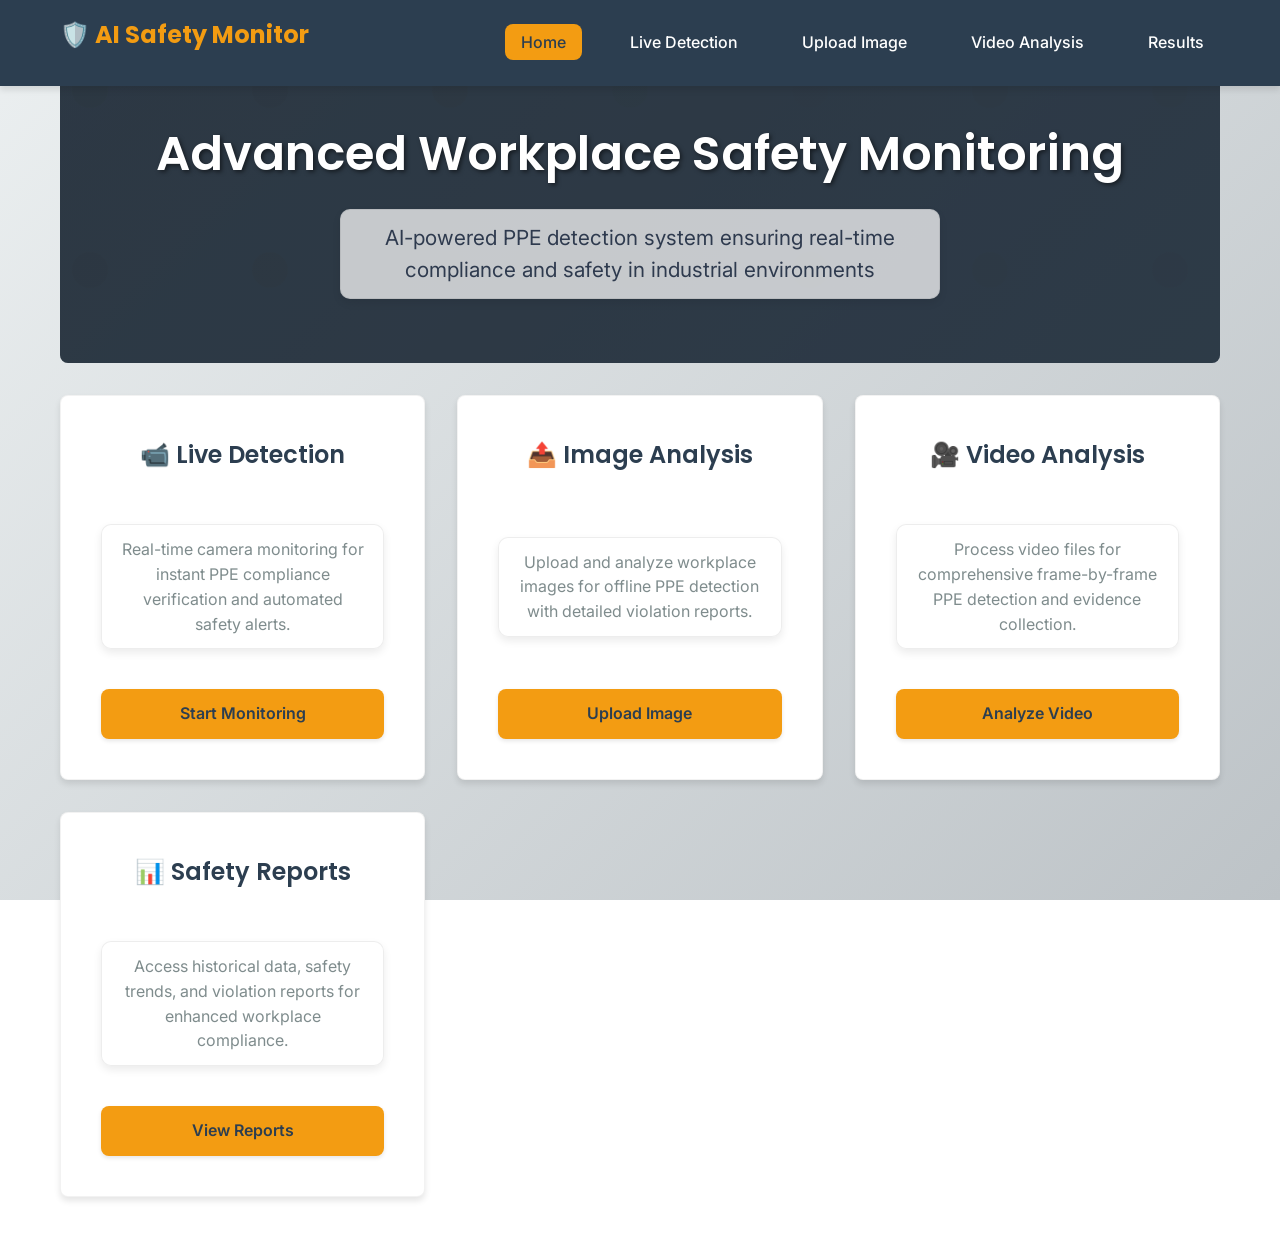
<file: templates/index.html>
<!DOCTYPE html>
<html lang="en">
<head>
    <meta charset="UTF-8">
    <meta name="viewport" content="width=device-width, initial-scale=1.0">
    <title>AI Workplace Safety Monitor</title>
    <link rel="preconnect" href="https://fonts.googleapis.com">
    <link rel="preconnect" href="https://fonts.gstatic.com" crossorigin>
    <link href="https://fonts.googleapis.com/css2?family=Poppins:wght@300;400;500;600;700&family=Inter:wght@300;400;500;600&display=swap" rel="stylesheet">
    <link rel="stylesheet" href="/static/style.css?v=1">
</head>
<body>
    <nav class="navbar">
        <div class="nav-container">
            <h1 class="nav-title">🛡️ AI Safety Monitor</h1>
            <ul class="nav-menu">
                <li><a href="/" class="active">Home</a></li>
                <li><a href="/live">Live Detection</a></li>
                <li><a href="/upload">Upload Image</a></li>
                <li><a href="/video">Video Analysis</a></li>
                <li><a href="/results">Results</a></li>
            </ul>
        </div>
    </nav>

    <div class="container">
        <header class="hero">
            <h1>Advanced Workplace Safety Monitoring</h1>
            <p class="description-text">AI-powered PPE detection system ensuring real-time compliance and safety in industrial environments</p>
        </header>

        <div class="features">
            <div class="card">
                <h2>📹 Live Detection</h2>
                <p class="description-text">Real-time camera monitoring for instant PPE compliance verification and automated safety alerts.</p>
                <a href="/live" class="btn">Start Monitoring</a>
            </div>
            <div class="card">
                <h2>📤 Image Analysis</h2>
                <p class="description-text">Upload and analyze workplace images for offline PPE detection with detailed violation reports.</p>
                <a href="/upload" class="btn">Upload Image</a>
            </div>
            <div class="card">
                <h2>🎥 Video Analysis</h2>
                <p class="description-text">Process video files for comprehensive frame-by-frame PPE detection and evidence collection.</p>
                <a href="/video" class="btn">Analyze Video</a>
            </div>
            <div class="card">
                <h2>📊 Safety Reports</h2>
                <p class="description-text">Access historical data, safety trends, and violation reports for enhanced workplace compliance.</p>
                <a href="/results" class="btn">View Reports</a>
            </div>
        </div>
    </div>
</body>
</html>
</file>
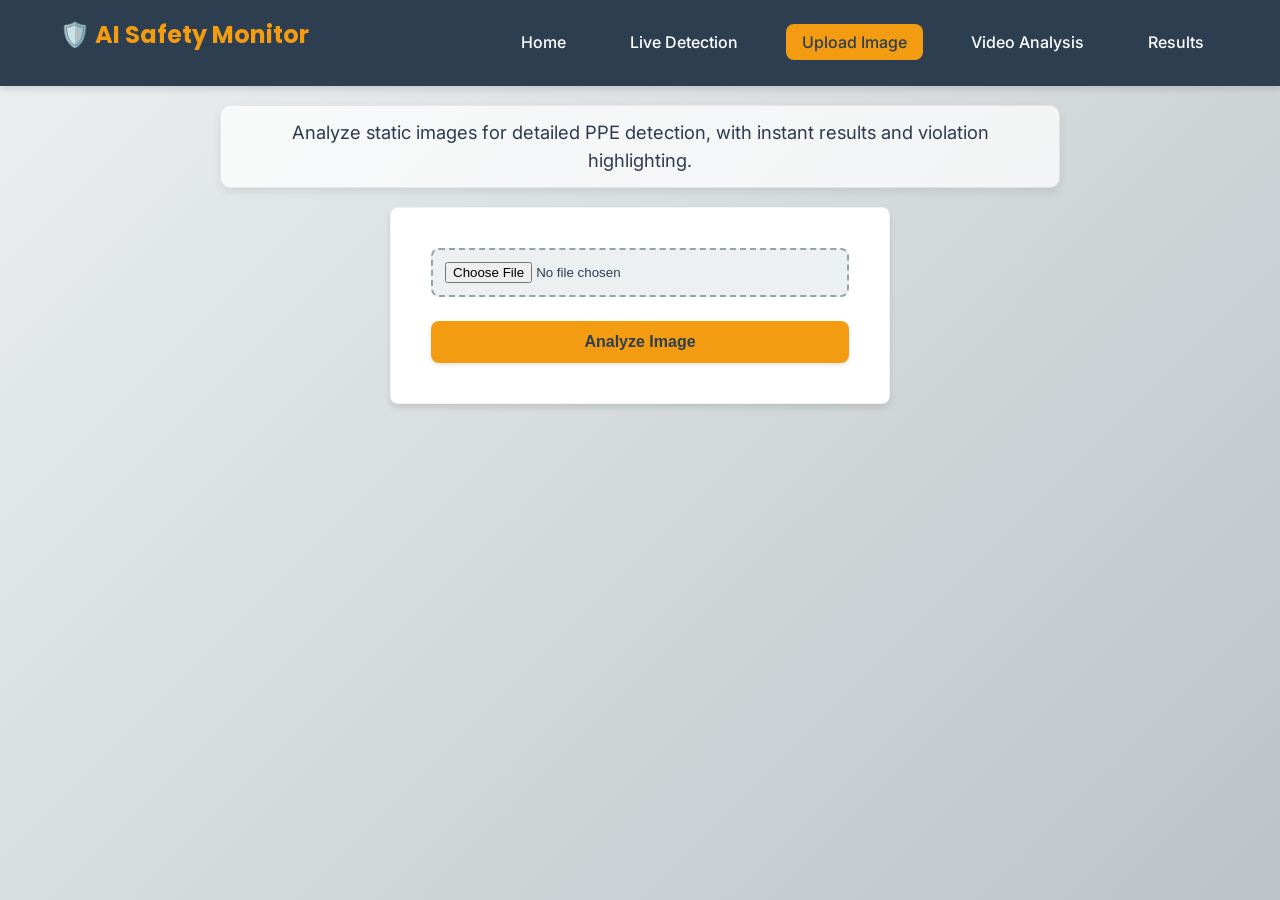
<file: templates/upload.html>
<!DOCTYPE html>
<html lang="en">
<head>
    <meta charset="UTF-8">
    <meta name="viewport" content="width=device-width, initial-scale=1.0">
    <title>Upload Image - AI Workplace Safety Monitor</title>
    <link rel="preconnect" href="https://fonts.googleapis.com">
    <link rel="preconnect" href="https://fonts.gstatic.com" crossorigin>
    <link href="https://fonts.googleapis.com/css2?family=Poppins:wght@300;400;500;600;700&family=Inter:wght@300;400;500;600&display=swap" rel="stylesheet">
    <link rel="stylesheet" href="/static/style.css?v=1">
</head>
<body>
    <nav class="navbar">
        <div class="nav-container">
            <h1 class="nav-title">🛡️ AI Safety Monitor</h1>
            <ul class="nav-menu">
                <li><a href="/">Home</a></li>
                <li><a href="/live">Live Detection</a></li>
                <li><a href="/upload" class="active">Upload Image</a></li>
                <li><a href="/video">Video Analysis</a></li>
                <li><a href="/results">Results</a></li>
            </ul>
        </div>
    </nav>

    <div class="container">
        <h1>📤 Image-Based PPE Analysis</h1>
        <p class="description-text">Analyze static images for detailed PPE detection, with instant results and violation highlighting.</p>

        <div class="upload-section">
            <form id="uploadForm" enctype="multipart/form-data">
                <input type="file" id="fileInput" name="file" accept="image/*" required>
                <button type="submit" class="btn">Analyze Image</button>
            </form>
            <div id="result"></div>
        </div>
    </div>

    <script>
        document.getElementById('uploadForm').addEventListener('submit', function(e) {
            e.preventDefault();
            const formData = new FormData(this);
            fetch('/upload_detect', {
                method: 'POST',
                body: formData
            })
            .then(response => response.json())
            .then(data => {
                if (data.error) {
                    document.getElementById('result').innerHTML = '<p class="error">' + data.error + '</p>';
                } else {
                    document.getElementById('result').innerHTML = `
                        <p><strong>Analysis Result:</strong> <span class="${data.status === 'Safe' ? 'safe' : 'unsafe'}">${data.status}</span></p>
                        <p><strong>Detected Equipment:</strong> ${data.detected.join(', ')}</p>
                    `;
                }
            });
        });
    </script>
</body>
</html>
</file>
<file: static/style.css>
/* Import Google Fonts */
@import url('https://fonts.googleapis.com/css2?family=Poppins:wght@300;400;500;600;700&family=Inter:wght@300;400;500;600&display=swap');

/* CSS Variables for Theme */
:root {
    --primary-color: #2c3e50; /* Dark Blue */
    --secondary-color: #95a5a6; /* Steel Gray */
    --accent-color: #f39c12; /* Safety Yellow */
    --background-color: #ecf0f1; /* Light Gray */
    --card-color: #ffffff; /* White */
    --text-primary: #2c3e50;
    --text-secondary: #7f8c8d;
    --shadow: 0 4px 6px rgba(0, 0, 0, 0.1);
    --border-radius: 8px;
    --transition: all 0.3s ease;
    --description-top-offset: 1.8rem;
}

/* Global Reset */
* {
    margin: 0;
    padding: 0;
    box-sizing: border-box;
}

body {
    font-family: 'Inter', sans-serif;
    line-height: 1.6;
    color: var(--text-primary);
    background: linear-gradient(135deg, var(--background-color) 0%, #bdc3c7 100%);
    background-attachment: fixed;
    min-height: 100vh;
}

/* Typography */
h1, h2, h3, h4, h5, h6 {
    font-family: 'Poppins', sans-serif;
    font-weight: 600;
    margin-bottom: 1rem;
}

p {
    color: var(--text-secondary);
    margin-bottom: 1rem;
    font-size: 1.1rem;
}

.description-text {
    color: #2e3a4e;
    font-size: 1.15rem;
    line-height: 1.55;
    text-align: center;
    max-width: 840px;
    margin: calc(var(--description-top-offset, 1.8rem) + 0.3rem) auto 1.2rem;
    background: rgba(255, 255, 255, 0.73);
    border-radius: 10px;
    padding: 0.75rem 1.1rem;
    box-shadow: 0 4px 8px rgba(0,0,0,0.08);
    border: 1px solid rgba(0, 0, 0, 0.07);
}

/* Container */
.container {
    max-width: 1200px;
    margin: 0 auto;
    padding: 20px;
}

/* Navbar */
.navbar {
    background-color: var(--primary-color);
    color: white;
    padding: 1rem 0;
    box-shadow: var(--shadow);
    position: fixed;
    top: 0;
    width: 100%;
    z-index: 1000;
}

.nav-container {
    max-width: 1200px;
    margin: 0 auto;
    padding: 0 20px;
    display: flex;
    justify-content: space-between;
    align-items: center;
}

.nav-title {
    font-size: 1.5rem;
    font-weight: 700;
    color: var(--accent-color);
}

.nav-menu {
    list-style: none;
    display: flex;
}

.nav-menu li {
    margin-left: 2rem;
}

.nav-menu a {
    color: white;
    text-decoration: none;
    padding: 0.5rem 1rem;
    border-radius: var(--border-radius);
    transition: var(--transition);
    font-weight: 500;
}

.nav-menu a:hover, .nav-menu a.active {
    background-color: var(--accent-color);
    color: var(--primary-color);
}

/* Hero Section */
.hero {
    text-align: center;
    padding: 6rem 0 4rem;
    background: linear-gradient(135deg, rgba(44, 62, 80, 0.9) 0%, rgba(52, 73, 94, 0.9) 100%),
                url('data:image/svg+xml,<svg xmlns="http://www.w3.org/2000/svg" viewBox="0 0 100 100"><defs><pattern id="safety" patternUnits="userSpaceOnUse" width="20" height="20"><circle cx="10" cy="10" r="2" fill="%23f39c12" opacity="0.1"/></pattern></defs><rect width="100" height="100" fill="url(%23safety)"/></svg>');
    background-attachment: fixed;
    color: white;
    border-radius: var(--border-radius);
    margin-bottom: 2rem;
    position: relative;
}

.hero::before {
    content: '';
    position: absolute;
    top: 0;
    left: 0;
    right: 0;
    bottom: 0;
    background: rgba(0, 0, 0, 0.3);
    border-radius: var(--border-radius);
}

.hero > * {
    position: relative;
    z-index: 1;
}

.hero h1 {
    font-size: 3rem;
    margin-bottom: 1rem;
    text-shadow: 2px 2px 4px rgba(0,0,0,0.5);
}

.hero p {
    font-size: 1.3rem;
    opacity: 2;
    max-width: 600px;
    margin: 0 auto;
}

/* Features/Cards */
.features {
    display: grid;
    grid-template-columns: repeat(auto-fit, minmax(280px, 1fr));
    gap: 2rem;
    margin-bottom: 2rem;
}

.card {
    display: flex;
    flex-direction: column;
    justify-content: space-between;
    background: var(--card-color);
    padding: 2.5rem;
    border-radius: var(--border-radius);
    box-shadow: var(--shadow);
    text-align: center;
    transition: var(--transition);
    border: 1px solid rgba(0,0,0,0.05);
}

.card .btn {
    margin-top: 1rem;
}

.card:hover {
    transform: translateY(-8px);
    box-shadow: 0 8px 25px rgba(0, 0, 0, 0.15);
}

.card h2 {
    margin-bottom: 1rem;
    color: var(--primary-color);
    font-size: 1.5rem;
}

.card p {
    margin-bottom: 1.5rem;
    color: var(--text-secondary);
    font-size: 1rem;
}

.btn {
    display: inline-block;
    background-color: var(--accent-color);
    color: var(--primary-color);
    padding: 0.75rem 1.5rem;
    text-decoration: none;
    border-radius: var(--border-radius);
    transition: var(--transition);
    border: none;
    cursor: pointer;
    font-size: 1rem;
    font-weight: 600;
    box-shadow: 0 2px 4px rgba(0,0,0,0.1);
}

.btn:hover {
    background-color: #e67e22;
    transform: translateY(-2px);
    box-shadow: 0 4px 8px rgba(0,0,0,0.2);
}

/* Live Detection */
.live-container {
    display: flex;
    justify-content: center;
    gap: 20px;
    margin: 2rem 0;
    flex-wrap: wrap;
}

video, img {
    width: 100%;
    max-width: 400px;
    border: 3px solid var(--secondary-color);
    border-radius: var(--border-radius);
    box-shadow: var(--shadow);
}

.controls {
    text-align: center;
    margin: 2rem 0;
}

/* Upload Section */
.upload-section {
    max-width: 500px;
    margin: 0 auto;
    background: var(--card-color);
    padding: 2.5rem;
    border-radius: var(--border-radius);
    box-shadow: var(--shadow);
    border: 1px solid rgba(0,0,0,0.05);
}

.upload-section form {
    display: flex;
    flex-direction: column;
    gap: 1.5rem;
}

.upload-section input[type="file"] {
    padding: 0.75rem;
    border: 2px dashed var(--secondary-color);
    border-radius: var(--border-radius);
    background: var(--background-color);
    transition: var(--transition);
}

.upload-section input[type="file"]:hover {
    border-color: var(--accent-color);
}

/* Results Table */
.search-bar {
    margin-bottom: 2rem;
}

.search-bar input {
    width: 100%;
    padding: 0.75rem;
    border: 1px solid var(--secondary-color);
    border-radius: var(--border-radius);
    font-size: 1rem;
    transition: var(--transition);
}

.search-bar input:focus {
    outline: none;
    border-color: var(--accent-color);
    box-shadow: 0 0 0 3px rgba(243, 156, 18, 0.1);
}

table {
    width: 100%;
    border-collapse: collapse;
    background: var(--card-color);
    border-radius: var(--border-radius);
    overflow: hidden;
    box-shadow: var(--shadow);
    border: 1px solid rgba(0,0,0,0.05);
}

th, td {
    padding: 1rem;
    text-align: left;
    border-bottom: 1px solid var(--background-color);
}

th {
    background-color: var(--primary-color);
    color: white;
    font-weight: 600;
}

tbody tr:hover {
    background-color: var(--background-color);
}

.ppe-item {
    display: inline-block;
    background-color: var(--secondary-color);
    color: white;
    padding: 0.2rem 0.5rem;
    border-radius: 12px;
    font-size: 0.8rem;
    margin: 0.1rem;
    font-weight: 500;
}

.badge {
    padding: 0.25rem 0.75rem;
    border-radius: 20px;
    font-weight: 600;
    font-size: 0.85rem;
    text-transform: uppercase;
}

.safe {
    background-color: #27ae60;
    color: white;
}

.unsafe {
    background-color: #e74c3c;
    color: white;
}

/* Settings */
.settings {
    background: var(--card-color);
    padding: 2.5rem;
    border-radius: var(--border-radius);
    box-shadow: var(--shadow);
    margin-top: 2rem;
    border: 1px solid rgba(0,0,0,0.05);
}

.settings label {
    display: block;
    margin-bottom: 0.5rem;
    font-weight: 600;
    color: var(--text-primary);
}

.settings input {
    width: 100%;
    padding: 0.75rem;
    border: 1px solid var(--secondary-color);
    border-radius: var(--border-radius);
    margin-bottom: 1rem;
    font-size: 1rem;
    transition: var(--transition);
}

.settings input:focus {
    outline: none;
    border-color: var(--accent-color);
    box-shadow: 0 0 0 3px rgba(243, 156, 18, 0.1);
}

/* Alerts */
#alert-box {
    margin: 2rem 0;
    padding: 1rem;
    border-radius: var(--border-radius);
    text-align: center;
    font-weight: 600;
    box-shadow: var(--shadow);
}

.alert {
    background-color: #f8d7da;
    color: #721c24;
    border: 1px solid #f5c6cb;
}

.safe {
    background-color: #d4edda;
    color: #155724;
    border: 1px solid #c3e6cb;
}

.error {
    color: #e74c3c;
}

/* Responsive */
@media (max-width: 768px) {
    .nav-container {
        flex-direction: column;
        gap: 1rem;
    }

    .nav-menu {
        justify-content: center;
        flex-wrap: wrap;
    }

    .nav-menu li {
        margin: 0 1rem 0.5rem 0;
    }

    .hero h1 {
        font-size: 2.5rem;
    }

    .hero {
        padding: 4rem 0 2rem;
    }

    .features {
        grid-template-columns: 1fr;
    }

    .live-container {
        flex-direction: column;
        align-items: center;
    }

    video, img {
        width: 100%;
        max-width: 400px;
    }

    table {
        font-size: 0.9rem;
    }

    th, td {
        padding: 0.75rem 0.5rem;
    }

    .card {
        padding: 2rem;
    }
}
</file>
